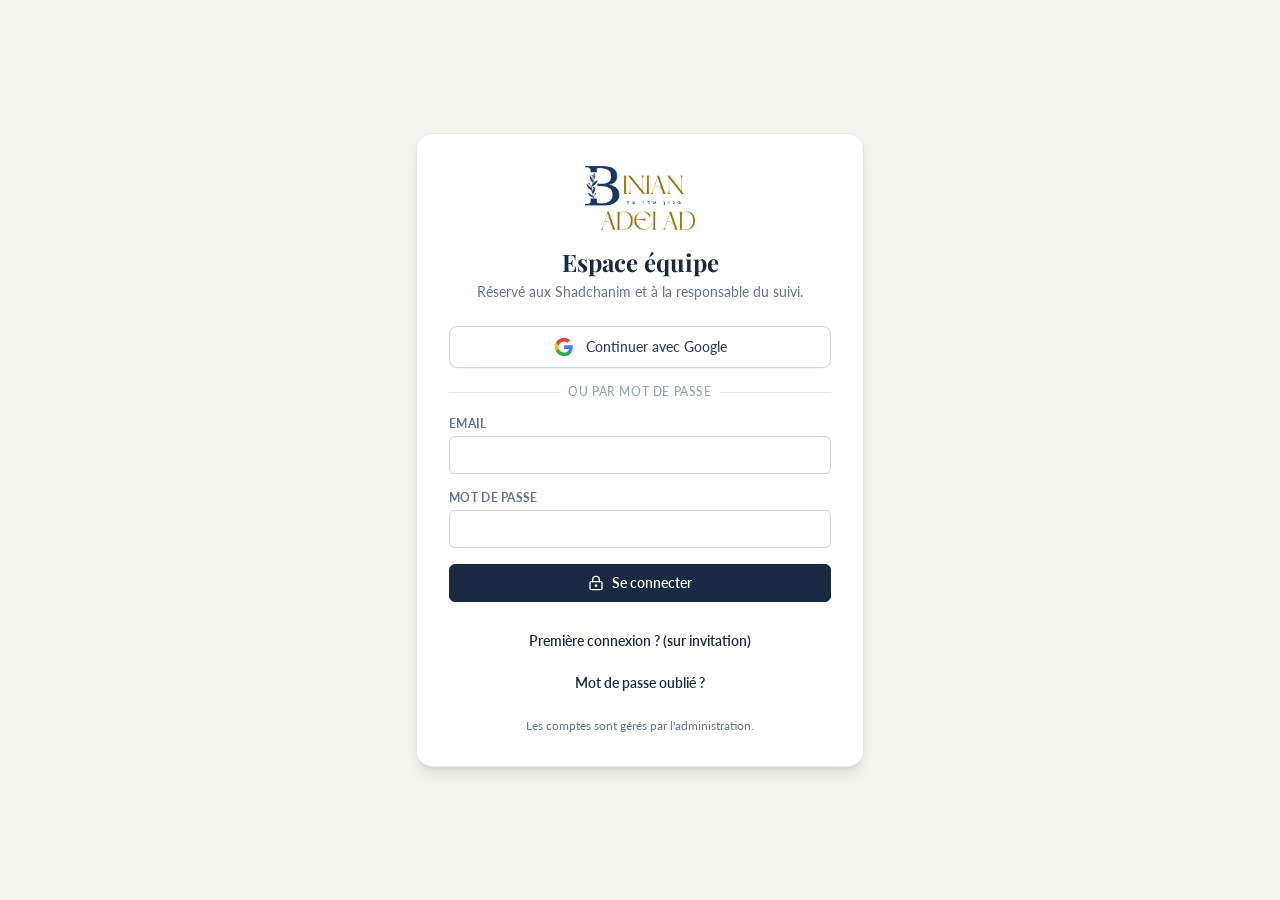
<file: equipe.html>
<!DOCTYPE html>
<html lang="fr">
  <head>
    <meta charset="UTF-8" />
    <meta name="viewport" content="width=device-width, initial-scale=1.0" />
    <link rel="icon" href="./logo-transparent.png" />
    <title>Espace équipe — Binian Adei Ad</title>
    <meta name="robots" content="noindex, nofollow" />
    <link href="https://fonts.googleapis.com/css2?family=Playfair+Display:wght@400;700&family=Lato:wght@400;700&display=swap" rel="stylesheet" />
    <script type="module" crossorigin src="./assets/equipe-BjY0vyak.js"></script>
    <link rel="modulepreload" crossorigin href="./assets/vendor-wddqAaEv.js">
    <link rel="modulepreload" crossorigin href="./assets/vendor-firebase-DPV7CZ1J.js">
    <link rel="modulepreload" crossorigin href="./assets/index-DxObi53r.js">
    <link rel="modulepreload" crossorigin href="./assets/vendor-lucide-6Sg8t1wU.js">
    <link rel="modulepreload" crossorigin href="./assets/registrationDraftLogic-DoNGlJ5L.js">
    <link rel="stylesheet" crossorigin href="./assets/index-CguPykZd.css">
    <link rel="stylesheet" crossorigin href="./assets/equipe-BHFEFzGj.css">
  </head>
  <body>
    <div id="root"></div>
  </body>
</html>
</file>
<file: assets/index-CguPykZd.css>
*,:before,:after{--tw-border-spacing-x: 0;--tw-border-spacing-y: 0;--tw-translate-x: 0;--tw-translate-y: 0;--tw-rotate: 0;--tw-skew-x: 0;--tw-skew-y: 0;--tw-scale-x: 1;--tw-scale-y: 1;--tw-pan-x: ;--tw-pan-y: ;--tw-pinch-zoom: ;--tw-scroll-snap-strictness: proximity;--tw-gradient-from-position: ;--tw-gradient-via-position: ;--tw-gradient-to-position: ;--tw-ordinal: ;--tw-slashed-zero: ;--tw-numeric-figure: ;--tw-numeric-spacing: ;--tw-numeric-fraction: ;--tw-ring-inset: ;--tw-ring-offset-width: 0px;--tw-ring-offset-color: #fff;--tw-ring-color: rgb(59 130 246 / .5);--tw-ring-offset-shadow: 0 0 #0000;--tw-ring-shadow: 0 0 #0000;--tw-shadow: 0 0 #0000;--tw-shadow-colored: 0 0 #0000;--tw-blur: ;--tw-brightness: ;--tw-contrast: ;--tw-grayscale: ;--tw-hue-rotate: ;--tw-invert: ;--tw-saturate: ;--tw-sepia: ;--tw-drop-shadow: ;--tw-backdrop-blur: ;--tw-backdrop-brightness: ;--tw-backdrop-contrast: ;--tw-backdrop-grayscale: ;--tw-backdrop-hue-rotate: ;--tw-backdrop-invert: ;--tw-backdrop-opacity: ;--tw-backdrop-saturate: ;--tw-backdrop-sepia: ;--tw-contain-size: ;--tw-contain-layout: ;--tw-contain-paint: ;--tw-contain-style: }::backdrop{--tw-border-spacing-x: 0;--tw-border-spacing-y: 0;--tw-translate-x: 0;--tw-translate-y: 0;--tw-rotate: 0;--tw-skew-x: 0;--tw-skew-y: 0;--tw-scale-x: 1;--tw-scale-y: 1;--tw-pan-x: ;--tw-pan-y: ;--tw-pinch-zoom: ;--tw-scroll-snap-strictness: proximity;--tw-gradient-from-position: ;--tw-gradient-via-position: ;--tw-gradient-to-position: ;--tw-ordinal: ;--tw-slashed-zero: ;--tw-numeric-figure: ;--tw-numeric-spacing: ;--tw-numeric-fraction: ;--tw-ring-inset: ;--tw-ring-offset-width: 0px;--tw-ring-offset-color: #fff;--tw-ring-color: rgb(59 130 246 / .5);--tw-ring-offset-shadow: 0 0 #0000;--tw-ring-shadow: 0 0 #0000;--tw-shadow: 0 0 #0000;--tw-shadow-colored: 0 0 #0000;--tw-blur: ;--tw-brightness: ;--tw-contrast: ;--tw-grayscale: ;--tw-hue-rotate: ;--tw-invert: ;--tw-saturate: ;--tw-sepia: ;--tw-drop-shadow: ;--tw-backdrop-blur: ;--tw-backdrop-brightness: ;--tw-backdrop-contrast: ;--tw-backdrop-grayscale: ;--tw-backdrop-hue-rotate: ;--tw-backdrop-invert: ;--tw-backdrop-opacity: ;--tw-backdrop-saturate: ;--tw-backdrop-sepia: ;--tw-contain-size: ;--tw-contain-layout: ;--tw-contain-paint: ;--tw-contain-style: }*,:before,:after{box-sizing:border-box;border-width:0;border-style:solid;border-color:#e5e7eb}:before,:after{--tw-content: ""}html,:host{line-height:1.5;-webkit-text-size-adjust:100%;-moz-tab-size:4;-o-tab-size:4;tab-size:4;font-family:Lato,sans-serif;font-feature-settings:normal;font-variation-settings:normal;-webkit-tap-highlight-color:transparent}body{margin:0;line-height:inherit}hr{height:0;color:inherit;border-top-width:1px}abbr:where([title]){-webkit-text-decoration:underline dotted;text-decoration:underline dotted}h1,h2,h3,h4,h5,h6{font-size:inherit;font-weight:inherit}a{color:inherit;text-decoration:inherit}b,strong{font-weight:bolder}code,kbd,samp,pre{font-family:ui-monospace,SFMono-Regular,Menlo,Monaco,Consolas,Liberation Mono,Courier New,monospace;font-feature-settings:normal;font-variation-settings:normal;font-size:1em}small{font-size:80%}sub,sup{font-size:75%;line-height:0;position:relative;vertical-align:baseline}sub{bottom:-.25em}sup{top:-.5em}table{text-indent:0;border-color:inherit;border-collapse:collapse}button,input,optgroup,select,textarea{font-family:inherit;font-feature-settings:inherit;font-variation-settings:inherit;font-size:100%;font-weight:inherit;line-height:inherit;letter-spacing:inherit;color:inherit;margin:0;padding:0}button,select{text-transform:none}button,input:where([type=button]),input:where([type=reset]),input:where([type=submit]){-webkit-appearance:button;background-color:transparent;background-image:none}:-moz-focusring{outline:auto}:-moz-ui-invalid{box-shadow:none}progress{vertical-align:baseline}::-webkit-inner-spin-button,::-webkit-outer-spin-button{height:auto}[type=search]{-webkit-appearance:textfield;outline-offset:-2px}::-webkit-search-decoration{-webkit-appearance:none}::-webkit-file-upload-button{-webkit-appearance:button;font:inherit}summary{display:list-item}blockquote,dl,dd,h1,h2,h3,h4,h5,h6,hr,figure,p,pre{margin:0}fieldset{margin:0;padding:0}legend{padding:0}ol,ul,menu{list-style:none;margin:0;padding:0}dialog{padding:0}textarea{resize:vertical}input::-moz-placeholder,textarea::-moz-placeholder{opacity:1;color:#9ca3af}input::placeholder,textarea::placeholder{opacity:1;color:#9ca3af}button,[role=button]{cursor:pointer}:disabled{cursor:default}img,svg,video,canvas,audio,iframe,embed,object{display:block;vertical-align:middle}img,video{max-width:100%;height:auto}[hidden]:where(:not([hidden=until-found])){display:none}.pointer-events-none{pointer-events:none}.\!visible{visibility:visible!important}.visible{visibility:visible}.fixed{position:fixed}.absolute{position:absolute}.relative{position:relative}.sticky{position:sticky}.inset-0{top:0;right:0;bottom:0;left:0}.-bottom-12{bottom:-3rem}.-bottom-2{bottom:-.5rem}.-right-2{right:-.5rem}.bottom-0{bottom:0}.bottom-6{bottom:1.5rem}.left-1\/2{left:50%}.left-3{left:.75rem}.left-6{left:1.5rem}.right-0{right:0}.right-3{right:.75rem}.right-4{right:1rem}.top-0{top:0}.top-1\/2{top:50%}.top-2\.5{top:.625rem}.top-4{top:1rem}.top-6{top:1.5rem}.z-10{z-index:10}.z-20{z-index:20}.z-40{z-index:40}.z-50{z-index:50}.z-\[-1\]{z-index:-1}.z-\[60\]{z-index:60}.col-span-2{grid-column:span 2 / span 2}.m-auto{margin:auto}.mx-auto{margin-left:auto;margin-right:auto}.my-2{margin-top:.5rem;margin-bottom:.5rem}.my-3{margin-top:.75rem;margin-bottom:.75rem}.my-8{margin-top:2rem;margin-bottom:2rem}.-mb-px{margin-bottom:-1px}.-mr-20{margin-right:-5rem}.-mt-20{margin-top:-5rem}.mb-0\.5{margin-bottom:.125rem}.mb-1{margin-bottom:.25rem}.mb-1\.5{margin-bottom:.375rem}.mb-12{margin-bottom:3rem}.mb-2{margin-bottom:.5rem}.mb-3{margin-bottom:.75rem}.mb-4{margin-bottom:1rem}.mb-5{margin-bottom:1.25rem}.mb-6{margin-bottom:1.5rem}.mb-8{margin-bottom:2rem}.ml-2{margin-left:.5rem}.ml-auto{margin-left:auto}.mt-0{margin-top:0}.mt-0\.5{margin-top:.125rem}.mt-1{margin-top:.25rem}.mt-2{margin-top:.5rem}.mt-3{margin-top:.75rem}.mt-4{margin-top:1rem}.mt-6{margin-top:1.5rem}.mt-8{margin-top:2rem}.mt-auto{margin-top:auto}.block{display:block}.inline-block{display:inline-block}.flex{display:flex}.inline-flex{display:inline-flex}.table{display:table}.grid{display:grid}.hidden{display:none}.h-0\.5{height:.125rem}.h-10{height:2.5rem}.h-12{height:3rem}.h-16{height:4rem}.h-2{height:.5rem}.h-24{height:6rem}.h-3{height:.75rem}.h-3\.5{height:.875rem}.h-32{height:8rem}.h-4{height:1rem}.h-40{height:10rem}.h-5{height:1.25rem}.h-6{height:1.5rem}.h-64{height:16rem}.h-7{height:1.75rem}.h-\[500px\]{height:500px}.h-full{height:100%}.max-h-72{max-height:18rem}.min-h-\[160px\]{min-height:160px}.min-h-\[60px\]{min-height:60px}.min-h-\[70vh\]{min-height:70vh}.min-h-screen{min-height:100vh}.w-10{width:2.5rem}.w-12{width:3rem}.w-16{width:4rem}.w-2{width:.5rem}.w-20{width:5rem}.w-24{width:6rem}.w-3{width:.75rem}.w-3\.5{width:.875rem}.w-32{width:8rem}.w-4{width:1rem}.w-40{width:10rem}.w-5{width:1.25rem}.w-6{width:1.5rem}.w-64{width:16rem}.w-7{width:1.75rem}.w-auto{width:auto}.w-full{width:100%}.min-w-0{min-width:0px}.min-w-\[960px\]{min-width:960px}.max-w-2xl{max-width:42rem}.max-w-3xl{max-width:48rem}.max-w-4xl{max-width:56rem}.max-w-5xl{max-width:64rem}.max-w-6xl{max-width:72rem}.max-w-\[250px\]{max-width:250px}.max-w-\[80\%\]{max-width:80%}.max-w-\[85\%\]{max-width:85%}.max-w-md{max-width:28rem}.max-w-sm{max-width:24rem}.max-w-xl{max-width:36rem}.flex-1{flex:1 1 0%}.flex-shrink-0,.shrink-0{flex-shrink:0}.flex-grow{flex-grow:1}.-translate-x-1\/2{--tw-translate-x: -50%;transform:translate(var(--tw-translate-x),var(--tw-translate-y)) rotate(var(--tw-rotate)) skew(var(--tw-skew-x)) skewY(var(--tw-skew-y)) scaleX(var(--tw-scale-x)) scaleY(var(--tw-scale-y))}.-translate-y-1\/2{--tw-translate-y: -50%;transform:translate(var(--tw-translate-x),var(--tw-translate-y)) rotate(var(--tw-rotate)) skew(var(--tw-skew-x)) skewY(var(--tw-skew-y)) scaleX(var(--tw-scale-x)) scaleY(var(--tw-scale-y))}.transform{transform:translate(var(--tw-translate-x),var(--tw-translate-y)) rotate(var(--tw-rotate)) skew(var(--tw-skew-x)) skewY(var(--tw-skew-y)) scaleX(var(--tw-scale-x)) scaleY(var(--tw-scale-y))}@keyframes ping{75%,to{transform:scale(2);opacity:0}}.animate-ping{animation:ping 1s cubic-bezier(0,0,.2,1) infinite}@keyframes pulse{50%{opacity:.5}}.animate-pulse{animation:pulse 2s cubic-bezier(.4,0,.6,1) infinite}@keyframes spin{to{transform:rotate(360deg)}}.animate-spin{animation:spin 1s linear infinite}.cursor-not-allowed{cursor:not-allowed}.cursor-pointer{cursor:pointer}.select-none{-webkit-user-select:none;-moz-user-select:none;user-select:none}.grid-cols-1{grid-template-columns:repeat(1,minmax(0,1fr))}.grid-cols-2{grid-template-columns:repeat(2,minmax(0,1fr))}.flex-col{flex-direction:column}.flex-wrap{flex-wrap:wrap}.items-start{align-items:flex-start}.items-end{align-items:flex-end}.items-center{align-items:center}.justify-start{justify-content:flex-start}.justify-end{justify-content:flex-end}.justify-center{justify-content:center}.justify-between{justify-content:space-between}.gap-1{gap:.25rem}.gap-1\.5{gap:.375rem}.gap-2{gap:.5rem}.gap-3{gap:.75rem}.gap-4{gap:1rem}.gap-5{gap:1.25rem}.gap-6{gap:1.5rem}.gap-x-5{-moz-column-gap:1.25rem;column-gap:1.25rem}.gap-x-6{-moz-column-gap:1.5rem;column-gap:1.5rem}.gap-y-2{row-gap:.5rem}.space-y-1>:not([hidden])~:not([hidden]){--tw-space-y-reverse: 0;margin-top:calc(.25rem * calc(1 - var(--tw-space-y-reverse)));margin-bottom:calc(.25rem * var(--tw-space-y-reverse))}.space-y-2>:not([hidden])~:not([hidden]){--tw-space-y-reverse: 0;margin-top:calc(.5rem * calc(1 - var(--tw-space-y-reverse)));margin-bottom:calc(.5rem * var(--tw-space-y-reverse))}.space-y-3>:not([hidden])~:not([hidden]){--tw-space-y-reverse: 0;margin-top:calc(.75rem * calc(1 - var(--tw-space-y-reverse)));margin-bottom:calc(.75rem * var(--tw-space-y-reverse))}.space-y-4>:not([hidden])~:not([hidden]){--tw-space-y-reverse: 0;margin-top:calc(1rem * calc(1 - var(--tw-space-y-reverse)));margin-bottom:calc(1rem * var(--tw-space-y-reverse))}.space-y-5>:not([hidden])~:not([hidden]){--tw-space-y-reverse: 0;margin-top:calc(1.25rem * calc(1 - var(--tw-space-y-reverse)));margin-bottom:calc(1.25rem * var(--tw-space-y-reverse))}.space-y-6>:not([hidden])~:not([hidden]){--tw-space-y-reverse: 0;margin-top:calc(1.5rem * calc(1 - var(--tw-space-y-reverse)));margin-bottom:calc(1.5rem * var(--tw-space-y-reverse))}.space-y-8>:not([hidden])~:not([hidden]){--tw-space-y-reverse: 0;margin-top:calc(2rem * calc(1 - var(--tw-space-y-reverse)));margin-bottom:calc(2rem * var(--tw-space-y-reverse))}.divide-y>:not([hidden])~:not([hidden]){--tw-divide-y-reverse: 0;border-top-width:calc(1px * calc(1 - var(--tw-divide-y-reverse)));border-bottom-width:calc(1px * var(--tw-divide-y-reverse))}.divide-slate-100>:not([hidden])~:not([hidden]){--tw-divide-opacity: 1;border-color:rgb(241 245 249 / var(--tw-divide-opacity, 1))}.overflow-hidden{overflow:hidden}.overflow-x-auto{overflow-x:auto}.overflow-y-auto{overflow-y:auto}.overflow-x-hidden{overflow-x:hidden}.truncate{overflow:hidden;text-overflow:ellipsis;white-space:nowrap}.whitespace-nowrap{white-space:nowrap}.whitespace-pre-line{white-space:pre-line}.rounded{border-radius:.25rem}.rounded-2xl{border-radius:1rem}.rounded-3xl{border-radius:1.5rem}.rounded-\[2\.5rem\]{border-radius:2.5rem}.rounded-\[2rem\]{border-radius:2rem}.rounded-full{border-radius:9999px}.rounded-lg{border-radius:.5rem}.rounded-md{border-radius:.375rem}.rounded-xl{border-radius:.75rem}.rounded-t-\[2rem\]{border-top-left-radius:2rem;border-top-right-radius:2rem}.rounded-bl-none{border-bottom-left-radius:0}.rounded-br-none{border-bottom-right-radius:0}.border{border-width:1px}.border-2{border-width:2px}.border-4,.border-\[4px\]{border-width:4px}.border-b{border-bottom-width:1px}.border-b-2{border-bottom-width:2px}.border-t{border-top-width:1px}.border-dashed{border-style:dashed}.border-amber-200{--tw-border-opacity: 1;border-color:rgb(253 230 138 / var(--tw-border-opacity, 1))}.border-amber-400{--tw-border-opacity: 1;border-color:rgb(251 191 36 / var(--tw-border-opacity, 1))}.border-emerald-200{--tw-border-opacity: 1;border-color:rgb(167 243 208 / var(--tw-border-opacity, 1))}.border-gray-200{--tw-border-opacity: 1;border-color:rgb(229 231 235 / var(--tw-border-opacity, 1))}.border-green-100{--tw-border-opacity: 1;border-color:rgb(220 252 231 / var(--tw-border-opacity, 1))}.border-green-100\/50{border-color:#dcfce780}.border-pink-200{--tw-border-opacity: 1;border-color:rgb(251 207 232 / var(--tw-border-opacity, 1))}.border-red-100{--tw-border-opacity: 1;border-color:rgb(254 226 226 / var(--tw-border-opacity, 1))}.border-red-200{--tw-border-opacity: 1;border-color:rgb(254 202 202 / var(--tw-border-opacity, 1))}.border-rose-200{--tw-border-opacity: 1;border-color:rgb(254 205 211 / var(--tw-border-opacity, 1))}.border-sky-200{--tw-border-opacity: 1;border-color:rgb(186 230 253 / var(--tw-border-opacity, 1))}.border-slate-100{--tw-border-opacity: 1;border-color:rgb(241 245 249 / var(--tw-border-opacity, 1))}.border-slate-200{--tw-border-opacity: 1;border-color:rgb(226 232 240 / var(--tw-border-opacity, 1))}.border-slate-300{--tw-border-opacity: 1;border-color:rgb(203 213 225 / var(--tw-border-opacity, 1))}.border-transparent{border-color:transparent}.border-wedding-gold{--tw-border-opacity: 1;border-color:rgb(200 162 121 / var(--tw-border-opacity, 1))}.border-wedding-gold\/10{border-color:#c8a2791a}.border-wedding-gold\/20{border-color:#c8a27933}.border-wedding-gold\/30{border-color:#c8a2794d}.border-wedding-navy{--tw-border-opacity: 1;border-color:rgb(26 41 66 / var(--tw-border-opacity, 1))}.border-wedding-navy\/10{border-color:#1a29421a}.border-wedding-navy\/15{border-color:#1a294226}.border-wedding-navy\/30{border-color:#1a29424d}.border-wedding-navy\/5{border-color:#1a29420d}.border-wedding-rose{--tw-border-opacity: 1;border-color:rgb(230 215 213 / var(--tw-border-opacity, 1))}.border-wedding-rose\/60{border-color:#e6d7d599}.border-wedding-rose\/80{border-color:#e6d7d5cc}.border-white{--tw-border-opacity: 1;border-color:rgb(255 255 255 / var(--tw-border-opacity, 1))}.border-white\/5{border-color:#ffffff0d}.border-white\/50{border-color:#ffffff80}.bg-amber-50{--tw-bg-opacity: 1;background-color:rgb(255 251 235 / var(--tw-bg-opacity, 1))}.bg-amber-50\/60{background-color:#fffbeb99}.bg-emerald-50{--tw-bg-opacity: 1;background-color:rgb(236 253 245 / var(--tw-bg-opacity, 1))}.bg-emerald-700{--tw-bg-opacity: 1;background-color:rgb(4 120 87 / var(--tw-bg-opacity, 1))}.bg-gray-100{--tw-bg-opacity: 1;background-color:rgb(243 244 246 / var(--tw-bg-opacity, 1))}.bg-gray-50\/50{background-color:#f9fafb80}.bg-green-50\/50{background-color:#f0fdf480}.bg-green-50\/80{background-color:#f0fdf4cc}.bg-green-500{--tw-bg-opacity: 1;background-color:rgb(34 197 94 / var(--tw-bg-opacity, 1))}.bg-pink-50{--tw-bg-opacity: 1;background-color:rgb(253 242 248 / var(--tw-bg-opacity, 1))}.bg-red-50{--tw-bg-opacity: 1;background-color:rgb(254 242 242 / var(--tw-bg-opacity, 1))}.bg-red-50\/80{background-color:#fef2f2cc}.bg-rose-50{--tw-bg-opacity: 1;background-color:rgb(255 241 242 / var(--tw-bg-opacity, 1))}.bg-sky-50{--tw-bg-opacity: 1;background-color:rgb(240 249 255 / var(--tw-bg-opacity, 1))}.bg-slate-100{--tw-bg-opacity: 1;background-color:rgb(241 245 249 / var(--tw-bg-opacity, 1))}.bg-slate-100\/70{background-color:#f1f5f9b3}.bg-slate-50{--tw-bg-opacity: 1;background-color:rgb(248 250 252 / var(--tw-bg-opacity, 1))}.bg-transparent{background-color:transparent}.bg-wedding-champagne{--tw-bg-opacity: 1;background-color:rgb(245 245 240 / var(--tw-bg-opacity, 1))}.bg-wedding-gold{--tw-bg-opacity: 1;background-color:rgb(200 162 121 / var(--tw-bg-opacity, 1))}.bg-wedding-gold\/10{background-color:#c8a2791a}.bg-wedding-gold\/15{background-color:#c8a27926}.bg-wedding-gold\/30{background-color:#c8a2794d}.bg-wedding-gold\/5{background-color:#c8a2790d}.bg-wedding-navy{--tw-bg-opacity: 1;background-color:rgb(26 41 66 / var(--tw-bg-opacity, 1))}.bg-wedding-navy\/40{background-color:#1a294266}.bg-wedding-navy\/5{background-color:#1a29420d}.bg-wedding-navy\/70{background-color:#1a2942b3}.bg-wedding-navy\/95{background-color:#1a2942f2}.bg-wedding-navy\/\[0\.02\]{background-color:#1a294205}.bg-white{--tw-bg-opacity: 1;background-color:rgb(255 255 255 / var(--tw-bg-opacity, 1))}.bg-white\/10{background-color:#ffffff1a}.bg-white\/30{background-color:#ffffff4d}.bg-white\/50{background-color:#ffffff80}.bg-white\/60{background-color:#fff9}.bg-white\/70{background-color:#ffffffb3}.bg-white\/80{background-color:#fffc}.bg-white\/90{background-color:#ffffffe6}.bg-gradient-to-b{background-image:linear-gradient(to bottom,var(--tw-gradient-stops))}.bg-gradient-to-br{background-image:linear-gradient(to bottom right,var(--tw-gradient-stops))}.from-\[\#faf7f2\]{--tw-gradient-from: #faf7f2 var(--tw-gradient-from-position);--tw-gradient-to: rgb(250 247 242 / 0) var(--tw-gradient-to-position);--tw-gradient-stops: var(--tw-gradient-from), var(--tw-gradient-to)}.from-transparent{--tw-gradient-from: transparent var(--tw-gradient-from-position);--tw-gradient-to: rgb(0 0 0 / 0) var(--tw-gradient-to-position);--tw-gradient-stops: var(--tw-gradient-from), var(--tw-gradient-to)}.via-\[\#fffdfa\]{--tw-gradient-to: rgb(255 253 250 / 0) var(--tw-gradient-to-position);--tw-gradient-stops: var(--tw-gradient-from), #fffdfa var(--tw-gradient-via-position), var(--tw-gradient-to)}.to-\[\#f4eee6\]{--tw-gradient-to: #f4eee6 var(--tw-gradient-to-position)}.to-black\/20{--tw-gradient-to: rgb(0 0 0 / .2) var(--tw-gradient-to-position)}.bg-cover{background-size:cover}.bg-center{background-position:center}.object-cover{-o-object-fit:cover;object-fit:cover}.p-1{padding:.25rem}.p-10{padding:2.5rem}.p-12{padding:3rem}.p-2{padding:.5rem}.p-2\.5{padding:.625rem}.p-3{padding:.75rem}.p-4{padding:1rem}.p-6{padding:1.5rem}.p-8{padding:2rem}.px-0{padding-left:0;padding-right:0}.px-1{padding-left:.25rem;padding-right:.25rem}.px-2{padding-left:.5rem;padding-right:.5rem}.px-2\.5{padding-left:.625rem;padding-right:.625rem}.px-3{padding-left:.75rem;padding-right:.75rem}.px-3\.5{padding-left:.875rem;padding-right:.875rem}.px-4{padding-left:1rem;padding-right:1rem}.px-5{padding-left:1.25rem;padding-right:1.25rem}.px-6{padding-left:1.5rem;padding-right:1.5rem}.px-8{padding-left:2rem;padding-right:2rem}.py-0\.5{padding-top:.125rem;padding-bottom:.125rem}.py-1{padding-top:.25rem;padding-bottom:.25rem}.py-1\.5{padding-top:.375rem;padding-bottom:.375rem}.py-10{padding-top:2.5rem;padding-bottom:2.5rem}.py-2{padding-top:.5rem;padding-bottom:.5rem}.py-2\.5{padding-top:.625rem;padding-bottom:.625rem}.py-20{padding-top:5rem;padding-bottom:5rem}.py-3{padding-top:.75rem;padding-bottom:.75rem}.py-3\.5{padding-top:.875rem;padding-bottom:.875rem}.py-4{padding-top:1rem;padding-bottom:1rem}.py-6{padding-top:1.5rem;padding-bottom:1.5rem}.py-8{padding-top:2rem;padding-bottom:2rem}.pb-16{padding-bottom:4rem}.pb-3{padding-bottom:.75rem}.pb-4{padding-bottom:1rem}.pb-8{padding-bottom:2rem}.pl-9{padding-left:2.25rem}.pr-4{padding-right:1rem}.pt-1{padding-top:.25rem}.pt-16{padding-top:4rem}.pt-2{padding-top:.5rem}.pt-24{padding-top:6rem}.pt-3{padding-top:.75rem}.pt-4{padding-top:1rem}.pt-6{padding-top:1.5rem}.text-left{text-align:left}.text-center{text-align:center}.align-top{vertical-align:top}.font-sans{font-family:Lato,sans-serif}.font-serif{font-family:Playfair Display,serif}.text-2xl{font-size:1.5rem;line-height:2rem}.text-3xl{font-size:1.875rem;line-height:2.25rem}.text-4xl{font-size:2.25rem;line-height:2.5rem}.text-\[10px\]{font-size:10px}.text-\[11px\]{font-size:11px}.text-\[8px\]{font-size:8px}.text-\[9px\]{font-size:9px}.text-base{font-size:1rem;line-height:1.5rem}.text-lg{font-size:1.125rem;line-height:1.75rem}.text-sm{font-size:.875rem;line-height:1.25rem}.text-xl{font-size:1.25rem;line-height:1.75rem}.text-xs{font-size:.75rem;line-height:1rem}.font-bold{font-weight:700}.font-light{font-weight:300}.font-medium{font-weight:500}.font-normal{font-weight:400}.font-semibold{font-weight:600}.uppercase{text-transform:uppercase}.italic{font-style:italic}.leading-none{line-height:1}.leading-relaxed{line-height:1.625}.leading-snug{line-height:1.375}.leading-tight{line-height:1.25}.tracking-\[0\.1em\]{letter-spacing:.1em}.tracking-\[0\.2em\]{letter-spacing:.2em}.tracking-tight{letter-spacing:-.025em}.tracking-wide{letter-spacing:.025em}.tracking-wider{letter-spacing:.05em}.tracking-widest{letter-spacing:.1em}.text-amber-700{--tw-text-opacity: 1;color:rgb(180 83 9 / var(--tw-text-opacity, 1))}.text-amber-800{--tw-text-opacity: 1;color:rgb(146 64 14 / var(--tw-text-opacity, 1))}.text-emerald-600{--tw-text-opacity: 1;color:rgb(5 150 105 / var(--tw-text-opacity, 1))}.text-emerald-700{--tw-text-opacity: 1;color:rgb(4 120 87 / var(--tw-text-opacity, 1))}.text-emerald-800{--tw-text-opacity: 1;color:rgb(6 95 70 / var(--tw-text-opacity, 1))}.text-gray-400{--tw-text-opacity: 1;color:rgb(156 163 175 / var(--tw-text-opacity, 1))}.text-gray-700{--tw-text-opacity: 1;color:rgb(55 65 81 / var(--tw-text-opacity, 1))}.text-green-600{--tw-text-opacity: 1;color:rgb(22 163 74 / var(--tw-text-opacity, 1))}.text-green-700{--tw-text-opacity: 1;color:rgb(21 128 61 / var(--tw-text-opacity, 1))}.text-green-800\/40{color:#16653466}.text-pink-800{--tw-text-opacity: 1;color:rgb(157 23 77 / var(--tw-text-opacity, 1))}.text-red-600{--tw-text-opacity: 1;color:rgb(220 38 38 / var(--tw-text-opacity, 1))}.text-red-800{--tw-text-opacity: 1;color:rgb(153 27 27 / var(--tw-text-opacity, 1))}.text-rose-700{--tw-text-opacity: 1;color:rgb(190 18 60 / var(--tw-text-opacity, 1))}.text-rose-800{--tw-text-opacity: 1;color:rgb(159 18 57 / var(--tw-text-opacity, 1))}.text-sky-800{--tw-text-opacity: 1;color:rgb(7 89 133 / var(--tw-text-opacity, 1))}.text-slate-400{--tw-text-opacity: 1;color:rgb(148 163 184 / var(--tw-text-opacity, 1))}.text-slate-500{--tw-text-opacity: 1;color:rgb(100 116 139 / var(--tw-text-opacity, 1))}.text-slate-600{--tw-text-opacity: 1;color:rgb(71 85 105 / var(--tw-text-opacity, 1))}.text-slate-700{--tw-text-opacity: 1;color:rgb(51 65 85 / var(--tw-text-opacity, 1))}.text-wedding-gold{--tw-text-opacity: 1;color:rgb(200 162 121 / var(--tw-text-opacity, 1))}.text-wedding-navy{--tw-text-opacity: 1;color:rgb(26 41 66 / var(--tw-text-opacity, 1))}.text-wedding-navy\/20{color:#1a294233}.text-wedding-navy\/40{color:#1a294266}.text-wedding-navy\/50{color:#1a294280}.text-wedding-navy\/60{color:#1a294299}.text-wedding-navy\/70{color:#1a2942b3}.text-wedding-navy\/80{color:#1a2942cc}.text-wedding-navy\/90{color:#1a2942e6}.text-wedding-rose{--tw-text-opacity: 1;color:rgb(230 215 213 / var(--tw-text-opacity, 1))}.text-wedding-text{--tw-text-opacity: 1;color:rgb(74 74 74 / var(--tw-text-opacity, 1))}.text-wedding-text\/50{color:#4a4a4a80}.text-white{--tw-text-opacity: 1;color:rgb(255 255 255 / var(--tw-text-opacity, 1))}.text-white\/70{color:#ffffffb3}.text-white\/80{color:#fffc}.text-white\/90{color:#ffffffe6}.opacity-10{opacity:.1}.opacity-5{opacity:.05}.opacity-60{opacity:.6}.shadow-2xl{--tw-shadow: 0 25px 50px -12px rgb(0 0 0 / .25);--tw-shadow-colored: 0 25px 50px -12px var(--tw-shadow-color);box-shadow:var(--tw-ring-offset-shadow, 0 0 #0000),var(--tw-ring-shadow, 0 0 #0000),var(--tw-shadow)}.shadow-inner{--tw-shadow: inset 0 2px 4px 0 rgb(0 0 0 / .05);--tw-shadow-colored: inset 0 2px 4px 0 var(--tw-shadow-color);box-shadow:var(--tw-ring-offset-shadow, 0 0 #0000),var(--tw-ring-shadow, 0 0 #0000),var(--tw-shadow)}.shadow-lg{--tw-shadow: 0 10px 15px -3px rgb(0 0 0 / .1), 0 4px 6px -4px rgb(0 0 0 / .1);--tw-shadow-colored: 0 10px 15px -3px var(--tw-shadow-color), 0 4px 6px -4px var(--tw-shadow-color);box-shadow:var(--tw-ring-offset-shadow, 0 0 #0000),var(--tw-ring-shadow, 0 0 #0000),var(--tw-shadow)}.shadow-md{--tw-shadow: 0 4px 6px -1px rgb(0 0 0 / .1), 0 2px 4px -2px rgb(0 0 0 / .1);--tw-shadow-colored: 0 4px 6px -1px var(--tw-shadow-color), 0 2px 4px -2px var(--tw-shadow-color);box-shadow:var(--tw-ring-offset-shadow, 0 0 #0000),var(--tw-ring-shadow, 0 0 #0000),var(--tw-shadow)}.shadow-sm{--tw-shadow: 0 1px 2px 0 rgb(0 0 0 / .05);--tw-shadow-colored: 0 1px 2px 0 var(--tw-shadow-color);box-shadow:var(--tw-ring-offset-shadow, 0 0 #0000),var(--tw-ring-shadow, 0 0 #0000),var(--tw-shadow)}.shadow-xl{--tw-shadow: 0 20px 25px -5px rgb(0 0 0 / .1), 0 8px 10px -6px rgb(0 0 0 / .1);--tw-shadow-colored: 0 20px 25px -5px var(--tw-shadow-color), 0 8px 10px -6px var(--tw-shadow-color);box-shadow:var(--tw-ring-offset-shadow, 0 0 #0000),var(--tw-ring-shadow, 0 0 #0000),var(--tw-shadow)}.shadow-black\/5{--tw-shadow-color: rgb(0 0 0 / .05);--tw-shadow: var(--tw-shadow-colored)}.shadow-wedding-navy\/10{--tw-shadow-color: rgb(26 41 66 / .1);--tw-shadow: var(--tw-shadow-colored)}.shadow-wedding-navy\/20{--tw-shadow-color: rgb(26 41 66 / .2);--tw-shadow: var(--tw-shadow-colored)}.shadow-wedding-navy\/5{--tw-shadow-color: rgb(26 41 66 / .05);--tw-shadow: var(--tw-shadow-colored)}.ring-1{--tw-ring-offset-shadow: var(--tw-ring-inset) 0 0 0 var(--tw-ring-offset-width) var(--tw-ring-offset-color);--tw-ring-shadow: var(--tw-ring-inset) 0 0 0 calc(1px + var(--tw-ring-offset-width)) var(--tw-ring-color);box-shadow:var(--tw-ring-offset-shadow),var(--tw-ring-shadow),var(--tw-shadow, 0 0 #0000)}.ring-2{--tw-ring-offset-shadow: var(--tw-ring-inset) 0 0 0 var(--tw-ring-offset-width) var(--tw-ring-offset-color);--tw-ring-shadow: var(--tw-ring-inset) 0 0 0 calc(2px + var(--tw-ring-offset-width)) var(--tw-ring-color);box-shadow:var(--tw-ring-offset-shadow),var(--tw-ring-shadow),var(--tw-shadow, 0 0 #0000)}.ring-black\/5{--tw-ring-color: rgb(0 0 0 / .05)}.ring-wedding-gold\/50{--tw-ring-color: rgb(200 162 121 / .5)}.blur-3xl{--tw-blur: blur(64px);filter:var(--tw-blur) var(--tw-brightness) var(--tw-contrast) var(--tw-grayscale) var(--tw-hue-rotate) var(--tw-invert) var(--tw-saturate) var(--tw-sepia) var(--tw-drop-shadow)}.filter{filter:var(--tw-blur) var(--tw-brightness) var(--tw-contrast) var(--tw-grayscale) var(--tw-hue-rotate) var(--tw-invert) var(--tw-saturate) var(--tw-sepia) var(--tw-drop-shadow)}.backdrop-blur-md{--tw-backdrop-blur: blur(12px);-webkit-backdrop-filter:var(--tw-backdrop-blur) var(--tw-backdrop-brightness) var(--tw-backdrop-contrast) var(--tw-backdrop-grayscale) var(--tw-backdrop-hue-rotate) var(--tw-backdrop-invert) var(--tw-backdrop-opacity) var(--tw-backdrop-saturate) var(--tw-backdrop-sepia);backdrop-filter:var(--tw-backdrop-blur) var(--tw-backdrop-brightness) var(--tw-backdrop-contrast) var(--tw-backdrop-grayscale) var(--tw-backdrop-hue-rotate) var(--tw-backdrop-invert) var(--tw-backdrop-opacity) var(--tw-backdrop-saturate) var(--tw-backdrop-sepia)}.backdrop-blur-sm{--tw-backdrop-blur: blur(4px);-webkit-backdrop-filter:var(--tw-backdrop-blur) var(--tw-backdrop-brightness) var(--tw-backdrop-contrast) var(--tw-backdrop-grayscale) var(--tw-backdrop-hue-rotate) var(--tw-backdrop-invert) var(--tw-backdrop-opacity) var(--tw-backdrop-saturate) var(--tw-backdrop-sepia);backdrop-filter:var(--tw-backdrop-blur) var(--tw-backdrop-brightness) var(--tw-backdrop-contrast) var(--tw-backdrop-grayscale) var(--tw-backdrop-hue-rotate) var(--tw-backdrop-invert) var(--tw-backdrop-opacity) var(--tw-backdrop-saturate) var(--tw-backdrop-sepia)}.transition{transition-property:color,background-color,border-color,text-decoration-color,fill,stroke,opacity,box-shadow,transform,filter,backdrop-filter;transition-timing-function:cubic-bezier(.4,0,.2,1);transition-duration:.15s}.transition-all{transition-property:all;transition-timing-function:cubic-bezier(.4,0,.2,1);transition-duration:.15s}.transition-colors{transition-property:color,background-color,border-color,text-decoration-color,fill,stroke;transition-timing-function:cubic-bezier(.4,0,.2,1);transition-duration:.15s}.transition-opacity{transition-property:opacity;transition-timing-function:cubic-bezier(.4,0,.2,1);transition-duration:.15s}.transition-transform{transition-property:transform;transition-timing-function:cubic-bezier(.4,0,.2,1);transition-duration:.15s}.duration-300{transition-duration:.3s}:root{--wedding-navy: #1a2942;--wedding-gold: #c8a279;--wedding-rose: #e6d7d5;--wedding-champagne: #f5f5f0;--wedding-text: #4a4a4a}body{margin:0;font-family:Lato,sans-serif;color:var(--wedding-navy)}h1,h2,h3,h4,h5,h6{font-family:Playfair Display,serif;font-weight:700}.fade-in{animation:fadeIn .8s ease-out}@keyframes fadeIn{0%{opacity:0;transform:translateY(10px)}to{opacity:1;transform:translateY(0)}}.glass-card{background:#ffffffd9;backdrop-filter:blur(8px);-webkit-backdrop-filter:blur(8px);border:1px solid rgba(255,255,255,.5);box-shadow:0 8px 32px #1a294214}.glass-nav{background:#fffc;backdrop-filter:blur(12px);-webkit-backdrop-filter:blur(12px);border-bottom:1px solid rgba(255,255,255,.3)}.text-gold-gradient{background:linear-gradient(to right,#c8a279,#e6d7d5);background-clip:text;-webkit-background-clip:text;-webkit-text-fill-color:transparent}.font-serif-italic{font-family:Playfair Display,serif;font-style:italic}.tracking-luxury{letter-spacing:.15em;text-transform:uppercase}.baa-site{background:#fbf8f3;color:#233b4b;font-family:Lato,Arial,sans-serif;line-height:1.65;outline:none}.baa-site *,.baa-header *{box-sizing:border-box}.baa-site h1,.baa-site h2,.baa-site h3{font-family:Playfair Display,Georgia,serif;font-weight:400;line-height:1.15;letter-spacing:-.035em}.baa-site h1{font-size:clamp(42px,4.5vw,67px);margin:18px 0 25px}.baa-site h2{font-size:clamp(31px,3.1vw,43px);margin:14px 0 24px}.baa-site h3{font-size:25px;margin:16px 0}.baa-site em{color:#9a704f;font-weight:400}.baa-site p{color:#596365;margin:0 0 20px;font-size:16px}.baa-container{max-width:1192px;width:calc(100% - 112px);margin:auto}.baa-eyebrow,.baa-label{display:block;font-size:11px;letter-spacing:.16em;text-transform:uppercase;color:#816344;font-weight:700}.baa-header{height:74px;position:fixed;top:18px;left:50%;transform:translate(-50%);width:calc(100% - 48px);max-width:1220px;z-index:50;border-radius:9999px;background:#fffdf9f0;backdrop-filter:blur(20px) saturate(180%);-webkit-backdrop-filter:blur(20px) saturate(180%);border:1px solid rgba(220,212,201,.55);box-shadow:0 8px 30px -4px #20374a14,0 2px 8px #20374a08;color:#20374a;padding:0 14px 0 22px;transition:height .32s cubic-bezier(.4,0,.2,1),top .32s cubic-bezier(.4,0,.2,1),padding .32s cubic-bezier(.4,0,.2,1),background .3s ease,box-shadow .3s ease,border-color .3s ease}.baa-header.is-scrolled{top:10px;height:56px;background:#fffdf9e0;border-color:#dcd4c9bf;box-shadow:0 10px 32px -4px #20374a1f,0 2px 8px #20374a0d;padding:0 10px 0 18px}.baa-nav-wrap{width:100%;height:100%;margin:auto;display:flex;align-items:center;justify-content:space-between;gap:20px}.baa-logo{display:flex;align-items:center;text-decoration:none;transition:opacity .2s ease,transform .2s ease}.baa-logo:hover{opacity:.88;transform:scale(.98)}.baa-logo img{height:46px;width:auto;max-width:85px;-o-object-fit:contain;object-fit:contain;display:block;transition:height .32s cubic-bezier(.4,0,.2,1)}.baa-header.is-scrolled .baa-logo img{height:34px}.baa-links{display:flex;gap:26px;align-items:center}.baa-links a{font-size:14px;font-weight:500;color:#40525f;padding:10px 0;position:relative;text-decoration:none;letter-spacing:.01em;transition:all .32s cubic-bezier(.4,0,.2,1)}.baa-header.is-scrolled .baa-links a{font-size:13px;padding:6px 0}.baa-links a:hover{color:#8b663f}.baa-links a[aria-current=page]{color:#8b663f;font-weight:600}.baa-links a[aria-current=page]:after{content:"";height:2px;background:#b19161;border-radius:2px;position:absolute;bottom:0;left:0;right:0}.baa-nav-don{display:inline-flex!important;align-items:center;gap:6px;color:#8b663f!important;font-weight:600!important;background:#b1916117;padding:8px 16px!important;border-radius:9999px;border:1px solid rgba(177,145,97,.25);transition:all .32s cubic-bezier(.4,0,.2,1)!important}.baa-header.is-scrolled .baa-nav-don{padding:5px 12px!important;font-size:12.5px!important}.baa-nav-don:hover{background:#b191612e!important;border-color:#b1916173!important;transform:translateY(-1px)}.baa-nav-don .baa-don-icon{color:#a07844;fill:#a0784433}.baa-nav-actions{display:flex;align-items:center;gap:12px}.baa-account{display:inline-flex;align-items:center;gap:6px;padding:8px 16px;border-radius:9999px;border:1px solid rgba(32,55,74,.16);background:#ffffffb3;color:#20374a;font-size:13.5px;font-weight:500;cursor:pointer;transition:all .32s cubic-bezier(.4,0,.2,1)}.baa-header.is-scrolled .baa-account{padding:6px 13px;font-size:12.5px}.baa-account:hover{background:#fff;border-color:#20374a52;box-shadow:0 2px 8px #20374a0f;transform:translateY(-1px)}.baa-nav-register{display:inline-flex!important;align-items:center;justify-content:center;gap:7px!important;background:#20374a!important;color:#fff!important;padding:9px 20px!important;border-radius:9999px!important;border:1px solid #20374a!important;font-size:13.5px!important;font-weight:600!important;letter-spacing:.015em;box-shadow:0 2px 10px #20374a2e;cursor:pointer;transition:all .32s cubic-bezier(.4,0,.2,1);text-decoration:none}.baa-header.is-scrolled .baa-nav-register{padding:6px 15px!important;font-size:12.5px!important}.baa-nav-register:hover{background:#2b4961!important;border-color:#2b4961!important;box-shadow:0 4px 14px #20374a42;transform:translateY(-1px)}.baa-button{display:inline-flex;align-items:center;justify-content:center;gap:19px;background:#243e4e;color:#fff!important;padding:17px 25px;border:1px solid #243e4e;border-radius:3px;font-family:Lato,Arial,sans-serif;font-size:14px;font-weight:700;cursor:pointer;transition:background .2s,transform .2s;text-decoration:none}.baa-button:hover{background:#36576a;transform:translateY(-1px)}.baa-button.small{padding:12px 17px;font-size:12px;gap:12px}.baa-button.light{background:#fff;color:#243e4e!important;border-color:#c4cbc8}.baa-button.light:hover{background:#f0eee6}.baa-menu{display:none;align-items:center;justify-content:center;width:38px;height:38px;padding:0;border-radius:8px;border:1px solid rgba(32,55,74,.14);background:#fffc;color:#20374a;cursor:pointer;transition:all .32s cubic-bezier(.4,0,.2,1)}.baa-header.is-scrolled .baa-menu{width:34px;height:34px}.baa-menu:hover{background:#fff;border-color:#20374a47}.baa-mobile-account{display:none}.baa-skip{position:absolute;top:-80px;background:#fff;padding:12px}.baa-skip:focus{top:8px;z-index:80}.baa-site a:focus-visible,.baa-site button:focus-visible,.baa-header a:focus-visible,.baa-header button:focus-visible,.baa-site summary:focus-visible{outline:3px solid #a87f48;outline-offset:5px}.baa-hero{display:grid;grid-template-columns:1.1fr 1fr;align-items:center;gap:65px;padding-top:62px;padding-bottom:70px}.baa-hero-copy{padding:20px 0}.baa-hero-copy>p{font-size:17px;line-height:1.8}.baa-hero-actions{display:flex;align-items:center;gap:25px;margin-top:32px;flex-wrap:wrap}.baa-text-link{display:inline-flex;align-items:center;gap:12px;font-size:13px;font-weight:700;padding:6px 0;text-decoration:none}.baa-hero-visual{position:relative;max-width:510px;width:100%;justify-self:end;padding:0 16px 0 0}.baa-section-heading{display:flex;justify-content:space-between;align-items:end;gap:20px}.baa-section-heading>a{margin-bottom:25px}.baa-steps{list-style:none;display:grid;grid-template-columns:repeat(3,1fr);gap:50px;padding:0;margin:35px 0 0}.baa-steps li{border-top:1px solid #ccbda8;padding-top:23px}.baa-step-number{font-family:Playfair Display,serif;color:#a07c55;font-size:28px;font-style:italic}.baa-steps p{font-size:15px;line-height:1.8}.baa-care{display:grid;grid-template-columns:1fr 1.1fr;gap:105px;padding-top:88px;padding-bottom:88px;align-items:center}.baa-faq details{border-bottom:1px solid #d9d3c9}.baa-faq summary{list-style:none;cursor:pointer;display:flex;align-items:center;justify-content:space-between;gap:25px;padding:23px 0;font-size:16px}.baa-faq summary::-webkit-details-marker{display:none}.baa-faq summary span{font-size:24px;color:#9a704f;font-weight:400}.baa-faq details[open] summary span{transform:rotate(45deg)}.baa-faq p{font-size:15px;max-width:700px;padding-right:25px}.baa-final{background:#ede3d8;padding:59px 0 65px}.baa-final>.baa-container{display:flex;align-items:center;justify-content:space-between;gap:45px}.baa-final p{margin-bottom:0}.baa-footer{padding-top:52px;background:#fbf8f3}.baa-footer-top{display:grid;grid-template-columns:1.2fr 1fr 1fr 1.1fr;gap:34px;padding-bottom:40px}.baa-footer-top>div{display:flex;align-items:start;flex-direction:column}.baa-footer-top img{height:79px;-o-object-fit:contain;object-fit:contain;-o-object-position:left center;object-position:left center;margin-bottom:15px}.baa-footer p{font-size:12px;line-height:1.8}.baa-footer .baa-label{margin:18px 0}.baa-footer a{font-size:12px;margin-bottom:11px;overflow-wrap:anywhere}.baa-footer-bottom{border-top:1px solid #e3dccf;display:flex;justify-content:space-between;gap:20px;padding:20px 0;font-size:11px;color:#777a71}.baa-inner-page{padding-top:40px;padding-bottom:95px;min-height:65vh}.baa-back{display:block;font-size:12px;color:#7e7c73;margin-bottom:42px}.baa-inner-page h1{max-width:1000px;font-size:clamp(39px,4.2vw,62px)}.baa-lead{max-width:680px;font-size:19px!important;line-height:1.8}.baa-info-grid{display:grid;grid-template-columns:1fr 1fr;gap:65px;margin:55px 0}.baa-info-grid h2{font-size:32px}.baa-fee{background:#eee7db;padding:30px}.baa-fee .baa-text-link{display:flex;margin-top:18px}.baa-simple-list{list-style:none;padding:0;margin:22px 0}.baa-simple-list li{padding:14px 0;border-bottom:1px solid #d9d3c9}.baa-letter{max-width:810px;background:#fffdf9;border:1px solid #d9cab6;padding:45px 55px;margin-top:40px}.baa-letter p{font-family:Playfair Display,serif;font-size:18px;line-height:1.9}.baa-aside{font-size:13px!important;margin-top:28px!important;max-width:740px}.baa-inner-page>.baa-faq{max-width:860px;margin-top:40px}.baa-help{margin-top:45px}.baa-prose{max-width:760px;margin-top:45px}.baa-prose h2{font-size:28px;margin-top:40px}.baa-contact-list{max-width:800px;margin-top:38px}.baa-contact-list>a{display:flex;align-items:center;gap:24px;padding:27px 0;border-bottom:1px solid #d9d3c9}.baa-contact-list>a>svg:last-child{margin-left:auto;flex-shrink:0}.baa-contact-list small{display:block;color:#8b7258;font-size:12px}.baa-contact-list span{display:block;font-size:22px;overflow-wrap:anywhere}.baa-contact-list>a>div{min-width:0}@media(min-width:1400px){.baa-hero{padding-top:75px;padding-bottom:80px}}@media(max-width:1100px){.baa-links{gap:15px}.baa-nav-wrap{width:calc(100% - 40px);gap:15px}.baa-nav-actions{gap:14px}.baa-container{width:calc(100% - 64px)}.baa-hero{gap:36px}.baa-hero-actions{gap:15px}.baa-care{gap:45px}}@media(max-width:900px){.baa-site h1{font-size:48px}.baa-hero{gap:30px;padding-top:38px;padding-bottom:48px}.baa-footer-top{grid-template-columns:1fr 1fr}}@media(max-width:640px){.baa-container{width:calc(100% - 40px)}.baa-nav-wrap{width:calc(100% - 32px)}.baa-nav-actions{gap:9px}.baa-button.small{padding:11px 14px}.baa-hero{grid-template-columns:1fr;gap:28px;padding-top:28px}.baa-hero-copy{padding:0}.baa-site h1{font-size:43px;line-height:1.13;margin:16px 0 21px}.baa-hero-copy>p{font-size:16px}.baa-hero-actions{margin-top:23px;gap:16px}.baa-hero-actions .baa-text-link{font-size:12px}.baa-button{padding:15px 19px;gap:13px}.baa-hero-visual{max-width:400px;justify-self:center;padding:0 12px}.baa-care{grid-template-columns:1fr;gap:15px;padding-top:48px;padding-bottom:48px}.baa-site h2{font-size:32px}.baa-section-heading{display:block}.baa-section-heading>a{margin-bottom:0}.baa-steps{grid-template-columns:1fr;gap:15px;margin-top:25px}.baa-steps li{padding-top:15px}.baa-step-number{font-size:22px}.baa-steps h3{display:inline;margin-left:19px;font-size:23px}.baa-steps p{margin:12px 0 9px}.baa-care{gap:30px}.baa-faq summary{font-size:15px;padding:20px 0}.baa-final{padding:44px 0}.baa-final>.baa-container{display:block}.baa-footer{padding-top:30px}.baa-footer-top{gap:16px 24px}.baa-footer-top>div:first-child{grid-column:1/-1}.baa-footer-top>div:last-child{grid-column:1/-1}.baa-footer-bottom{flex-wrap:wrap;gap:8px 20px}.baa-inner-page{padding-top:25px;padding-bottom:50px}.baa-back{margin-bottom:28px}.baa-lead{font-size:17px!important}.baa-info-grid{grid-template-columns:1fr;gap:24px;margin:35px 0}.baa-fee{padding:25px}.baa-letter{padding:27px 23px}.baa-letter p{font-size:16px}.baa-contact-list span{font-size:18px}.baa-contact-list>a{gap:15px}}@media(prefers-reduced-motion:reduce){.baa-site *,.baa-header *{animation:none!important;transition:none!important;scroll-behavior:auto!important}}.baa-preview-main{padding-top:108px}.baa-preview-modal{position:fixed;top:0;right:0;bottom:0;left:0;background:#233b4b88;display:grid;place-items:center;z-index:100;padding:20px}.baa-preview-modal>div{background:#fbf8f3;padding:35px;max-width:470px}.baa-preview-modal h2{font-size:25px;margin:0 0 16px}.baa-preview-modal p{margin-bottom:22px;line-height:1.7}@media(max-width:1000px){.baa-preview-main{padding-top:86px}}.baa-site,.baa-header,.baa-button{font-family:Manrope,Segoe UI,Arial,sans-serif}.baa-site{background:#fffdf9;color:#20374a}.baa-site h1,.baa-site h2,.baa-site h3,.baa-letter p{font-family:Manrope,Segoe UI,Arial,sans-serif;font-style:normal;letter-spacing:-.035em;font-weight:600}.baa-site h1{font-size:clamp(38px,4.1vw,59px);line-height:1.14}.baa-site h2{font-size:clamp(28px,2.7vw,37px);line-height:1.2}.baa-site h3{font-size:20px;letter-spacing:-.025em;line-height:1.35}.baa-site em{font-style:normal;font-weight:600;color:#8b663f}.baa-site p{font-size:16px;line-height:1.75;color:#53606b}.baa-eyebrow,.baa-label{font-size:12px;letter-spacing:.06em;color:#806140;text-transform:none}.baa-button{border-radius:7px;padding:17px 23px;font-size:14px;box-shadow:0 5px #182e3d0b}.baa-button:hover{transform:translateY(-2px)}.baa-hero{padding-top:46px;padding-bottom:52px;gap:48px;grid-template-columns:1fr 1.07fr}.baa-hero-copy{padding:15px 0}.baa-hero-copy>p{max-width:400px;font-size:18px;line-height:1.65;margin-bottom:25px}.baa-hero h1{margin:18px 0 22px}.baa-hero .baa-eyebrow{display:inline-flex;align-items:center;gap:10px}.baa-hero .baa-eyebrow:before{content:"";width:23px;height:2px;background:#b19161}.baa-hero-actions{margin-top:26px}.baa-hero-visual{max-width:none;padding:13px 13px 0 0;position:relative}.baa-hero-visual:before{content:"";position:absolute;top:0;right:0;bottom:17px;left:17px;border:1px solid #c5a879;border-radius:14px;pointer-events:none}.baa-editorial-image{display:block;width:100%;height:440px;-o-object-fit:cover;object-fit:cover;border-radius:12px;position:relative;aspect-ratio:1.2}.baa-hero-visual:after{content:"";position:absolute;width:72px;height:72px;right:-13px;bottom:-14px;border-right:3px solid #b99b68;border-bottom:3px solid #b99b68;border-radius:0 0 18px;pointer-events:none}.baa-privacy-section{background:#243b4a;color:#fff;padding:43px 0;border-top:4px solid #c9ae80}.baa-privacy-grid{display:grid;grid-template-columns:1fr 1.2fr;gap:75px;align-items:center}.baa-privacy-grid h2{font-size:33px;letter-spacing:-.03em;color:#fff;line-height:1.25;margin:14px 0 17px}.baa-privacy-grid>div>svg{color:#d6bd95}.baa-privacy-grid .baa-text-link{color:#eadbc5;font-weight:500;font-size:14px}.baa-privacy-grid ul{list-style:none;padding:0;margin:0}.baa-privacy-grid li{position:relative;padding:14px 0 14px 28px;border-bottom:1px solid #ffffff23}.baa-privacy-grid li:last-child{border:0}.baa-privacy-grid li:before{content:"✓";position:absolute;left:0;top:16px;color:#dec397;font-size:15px}.baa-privacy-grid strong{font-size:15px;font-weight:600;display:block}.baa-privacy-grid li span{font-size:13px;color:#d0d9dd;display:block;margin-top:4px;line-height:1.6}.baa-compact-process{padding-top:57px;padding-bottom:48px}.baa-section-heading{align-items:center}.baa-section-heading h2{margin:0}.baa-section-heading>a{margin-bottom:0}.baa-steps{gap:36px;margin-top:28px}.baa-steps li{padding-top:18px;border-top:2px solid #d6be96}.baa-step-number{font-family:inherit;font-style:normal;font-size:15px;color:#9a7547;font-weight:700}.baa-steps h3{margin:11px 0}.baa-steps p{font-size:14px;margin-bottom:0;line-height:1.7}.baa-care{padding:0 0 53px;gap:55px;grid-template-columns:1fr 1fr}.baa-care>.baa-editorial-image{height:300px;aspect-ratio:1.7;border-radius:10px}.baa-care h2{margin:12px 0 16px}.baa-care p{max-width:440px}.baa-support-line{display:flex;justify-content:space-between;align-items:center;border-top:1px solid #d6c4a5;border-bottom:1px solid #d6c4a5;padding:22px 0;margin-bottom:50px;gap:25px}.baa-support-line>div{display:flex;align-items:center;gap:25px}.baa-support-line p{font-size:17px;font-weight:600;margin:0;color:#243b4a}.baa-final{background:#ece2d1;padding:37px 0;border-bottom:1px solid #d6c4a5}.baa-final h2{margin:0 0 10px;font-size:31px}.baa-final .baa-text-link{font-size:14px;font-weight:400}.baa-footer{background:#fffdf9;padding-top:28px}.baa-footer-top{padding-bottom:15px;gap:30px}.baa-footer .baa-label,.baa-footer a{font-size:13px}.baa-footer-bottom{font-size:12px}.baa-inner-page h1{font-size:clamp(35px,4vw,53px)}.baa-letter p{font-size:16px;line-height:1.9;letter-spacing:0;font-weight:400}.baa-faq summary{font-size:16px;font-weight:500}.baa-faq p{font-size:15px}.baa-back{font-size:13px}.baa-contact-list span{font-size:20px}@media(min-width:1400px){.baa-hero{padding-top:60px;padding-bottom:66px}.baa-editorial-image{height:480px}}@media(max-width:1150px){.baa-links{gap:13px}.baa-links a{font-size:12px}.baa-nav-actions{gap:13px}.baa-account{font-size:12px}.baa-hero{gap:30px}.baa-privacy-grid{gap:40px}}@media(max-width:1000px){.baa-header{top:12px;height:64px;width:calc(100% - 24px);padding:0 8px 0 16px;border-radius:9999px}.baa-header.is-scrolled{top:8px;height:52px;padding:0 6px 0 14px}.baa-preview-main{padding-top:86px}.baa-logo img{height:38px;width:auto}.baa-header.is-scrolled .baa-logo img{height:30px}.baa-menu{display:flex}.baa-links{display:none;position:absolute;top:calc(100% + 8px);left:0;right:0;background:#fffdf9fa;backdrop-filter:blur(20px);-webkit-backdrop-filter:blur(20px);padding:18px 22px;border:1px solid rgba(220,212,201,.7);box-shadow:0 16px 36px #20374a1f;border-radius:22px;transition:top .32s cubic-bezier(.4,0,.2,1)}.baa-links.is-open{display:flex;flex-direction:column;align-items:stretch;gap:6px}.baa-links a{font-size:14px;padding:8px 12px;border-radius:8px}.baa-links a[aria-current=page]:after{display:none}.baa-mobile-account{display:inline-flex;align-items:center;gap:8px;text-align:left;padding:10px 14px;margin-top:4px;border-radius:8px;background:#20374a0d;color:#20374a;font-size:13.5px;font-weight:600}.baa-account{display:none}.baa-site h1{font-size:43px}.baa-editorial-image{height:390px}.baa-hero-copy>p{font-size:17px}}@media(max-width:640px){.baa-container{width:calc(100% - 40px)}.baa-site h1{font-size:37px;letter-spacing:-.04em;line-height:1.17}.baa-site h2{font-size:28px}.baa-hero{grid-template-columns:1fr;gap:26px;padding-top:28px;padding-bottom:40px}.baa-hero h1{margin:15px 0 18px}.baa-hero-copy{padding:0}.baa-hero-copy>p{font-size:16px;line-height:1.65;margin-bottom:17px}.baa-hero-actions{margin-top:20px}.baa-hero-visual{width:100%;max-width:none;padding:9px 9px 0 0}.baa-editorial-image{height:285px;border-radius:9px;-o-object-position:50% 58%;object-position:50% 58%}.baa-hero-visual:after{right:-5px;bottom:-10px;width:45px;height:45px;border-width:2px}.baa-privacy-section{padding:30px 0}.baa-privacy-grid{grid-template-columns:1fr;gap:16px}.baa-privacy-grid h2{font-size:27px;margin:10px 0}.baa-privacy-grid>div>svg{width:24px}.baa-privacy-grid li{padding:12px 0 12px 25px}.baa-privacy-grid strong{font-size:15px}.baa-privacy-grid li span{font-size:13px}.baa-compact-process{padding-top:36px;padding-bottom:32px}.baa-section-heading{display:block}.baa-section-heading>a{margin-top:10px}.baa-steps{gap:17px;margin-top:18px}.baa-steps li{padding-top:14px}.baa-steps h3{font-size:19px;margin-left:14px}.baa-steps p{margin-top:8px;font-size:14px}.baa-care{grid-template-columns:1fr;gap:22px;padding:0 0 33px}.baa-care>.baa-editorial-image{height:230px}.baa-care h2{margin:10px 0 12px}.baa-support-line{display:block;padding:20px 0;margin-bottom:30px}.baa-support-line>div{display:block}.baa-support-line p{margin-top:5px}.baa-support-line>a{margin-top:7px}.baa-final{padding:30px 0}.baa-final>.baa-container{display:flex;flex-direction:column;align-items:start;gap:20px}.baa-final h2{font-size:27px}.baa-footer-top{gap:12px 20px}.baa-footer-top>div:first-child{grid-column:auto}.baa-footer-top>div:last-child{grid-column:auto}.baa-footer .baa-label,.baa-footer a,.baa-footer p{font-size:12px}.baa-footer-top img{width:80px;height:60px}.baa-footer-bottom{font-size:11px}.baa-inner-page h1{font-size:35px}}.baa-photo-steps{gap:25px;margin-top:29px}.baa-photo-steps>li{padding:0;border:0;min-width:0;background:#f6f0e7;border-radius:13px;overflow:hidden}.baa-step-photo{position:relative;aspect-ratio:1.5;overflow:hidden;background:#ebe3d5}.baa-step-photo img{width:100%;height:100%;-o-object-fit:cover;object-fit:cover;display:block;transition:transform .4s ease}.baa-photo-steps>li:hover .baa-step-photo img{transform:scale(1.025)}.baa-step-photo .baa-step-number{position:absolute;bottom:14px;left:17px;width:39px;height:39px;display:grid;place-items:center;border-radius:50%;background:#fffdf7;color:#765a33;font-size:14px;box-shadow:0 2px 10px #20374a18}.baa-step-caption{padding:20px 22px 23px}.baa-photo-steps h3{font-size:20px;line-height:1.3;display:block;margin:0 0 10px}.baa-photo-steps p{font-size:14px;line-height:1.7;margin:0;color:#56616a}.baa-compact-process{padding-bottom:58px}@media(max-width:1000px)and (min-width:641px){.baa-photo-steps{gap:17px}.baa-step-caption{padding:16px}.baa-photo-steps h3{font-size:18px}.baa-photo-steps p{font-size:13px}.baa-step-photo{aspect-ratio:1.25}}@media(max-width:640px){.baa-photo-steps{gap:24px;margin-top:22px}.baa-step-photo{aspect-ratio:1.65}.baa-step-caption{padding:18px 20px 21px}.baa-photo-steps h3{font-size:20px;margin:0 0 8px;display:block}.baa-photo-steps p{font-size:14px;margin:0}.baa-compact-process{padding-bottom:38px}}.baa-site{position:relative;isolation:isolate;background-color:#fffdf9}.baa-site:before{content:"";position:fixed;top:0;right:0;bottom:0;left:0;z-index:-1;pointer-events:none;background:url(../assets/images/background-floral-blurry.png) center/cover no-repeat;opacity:.32}.baa-footer{background:#fffdf9c7}@media(prefers-reduced-transparency:reduce){.baa-site:before{display:none}.baa-footer{background:#fffdf9}}.baa-hero-confidential{margin-top:17px;font-size:13px;color:#364e48;line-height:1.6}.baa-hero-confidential>span{display:flex;align-items:center;gap:8px}.baa-hero-confidential>a{display:inline-flex;align-items:center;gap:7px;margin:5px 0 0 24px;text-decoration:underline;text-underline-offset:3px;font-size:12px}.baa-faq-open{max-width:850px}.baa-faq-open>section{padding:25px 0;border-bottom:1px solid #d9cbb6}.baa-faq-open>section:first-child{padding-top:0}.baa-site .baa-faq-open h2{font-size:21px;font-weight:700;letter-spacing:-.02em;line-height:1.4;margin:0 0 11px}.baa-faq-open p{font-size:16px;line-height:1.8;margin:0;max-width:760px;padding:0;color:#44515c}@media(max-width:640px){.baa-site .baa-faq-open h2{font-size:19px}.baa-faq-open p{font-size:15px}.baa-faq-open>section{padding:23px 0}}.baa-final>.baa-container>div{max-width:710px}.baa-final>.baa-container>.baa-button{flex-shrink:0}.baa-final h2{margin-bottom:14px}.baa-final p{max-width:650px}.baa-footer-contact{display:flex;align-items:center;gap:9px;max-width:100%}.baa-footer-contact svg{flex-shrink:0;color:#896b45}.baa-footer-contact span{min-width:0;overflow-wrap:anywhere}.baa-bilingual-letter-wrap{display:grid;grid-template-columns:1fr 1fr;gap:32px;width:100%;max-width:100%;margin-top:35px;align-items:stretch}.baa-letter-card{background:#fffdf9;border:1px solid #d9cab6;border-radius:8px;padding:42px 45px;box-shadow:0 4px 24px #2d231409;display:flex;flex-direction:column;height:100%;width:100%}.baa-letter-card .baa-letter-header{margin-bottom:24px;border-bottom:1px solid #ebdccb;padding-bottom:18px}.baa-letter-card h2{font-size:25px;margin:6px 0 0;color:#243b4a}.baa-letter-card-he .baa-letter-header{text-align:right}.baa-letter-card-he h2{font-family:David,Frank Ruehl CLM,Times New Roman,serif;font-size:28px}.baa-letter-body{display:flex;flex-direction:column;flex-grow:1}.baa-letter-body p{font-size:15.5px;line-height:1.85;color:#2d3b44;margin:0 0 18px;font-weight:400;letter-spacing:0}.baa-letter-card-he .baa-letter-body p{font-family:David,Frank Ruehl CLM,Times New Roman,serif;font-size:20.5px;line-height:2.12;color:#1e2a32;text-align:right;direction:rtl;margin:0 0 20px}.baa-letter-signature{font-weight:700!important;color:#1a252c!important;margin-top:auto!important;padding-top:18px;border-top:1px dashed #d9cab6}.baa-support-section{padding:50px 0 65px;border-top:1px solid #ebdccb;margin-top:15px}@media(max-width:960px){.baa-bilingual-letter-wrap{grid-template-columns:1fr;gap:24px}.baa-letter-card{padding:30px 24px}}@media(max-width:640px){.baa-support-section{padding:35px 0 45px}.baa-letter-card-he .baa-letter-body p{font-size:18px;line-height:1.95}}.baa-hadraha-section{padding-bottom:15px}.baa-advisors-wrap{margin-top:42px;padding-top:36px;border-top:1px solid #ebdccb}.baa-advisors-heading{margin-bottom:26px}.baa-advisors-heading h3{font-size:25px;margin:5px 0 0;color:#20374a}.baa-advisors-grid{display:grid;grid-template-columns:repeat(3,1fr);gap:24px;align-items:stretch}.baa-advisor-card{background:#fffdf9;border:1px solid #d9cab6;border-radius:12px;padding:26px 24px;box-shadow:0 4px 20px #2d231409;display:flex;flex-direction:column;transition:transform .25s ease,box-shadow .25s ease}.baa-advisor-card:hover{transform:translateY(-2px);box-shadow:0 8px 26px #2d231411}.baa-advisor-top{display:flex;align-items:center;gap:15px;margin-bottom:14px}.baa-advisor-avatar{width:46px;height:46px;border-radius:50%;background:#f4ebe0;color:#795e3a;border:1px solid #dccbb7;display:flex;align-items:center;justify-content:center;font-weight:700;font-size:15px;letter-spacing:.04em;flex-shrink:0}.baa-advisor-top h4{margin:0;font-size:18px;font-weight:700;color:#20374a;line-height:1.25}.baa-advisor-role{display:block;font-size:12px;color:#8b7258;margin-top:3px;font-weight:500}.baa-advisor-desc{font-size:14px;line-height:1.65;color:#55626a;margin:0 0 20px;flex-grow:1}.baa-advisor-actions{display:flex;flex-direction:column;gap:9px;margin-top:auto}.baa-advisor-btn{display:inline-flex;align-items:center;justify-content:center;gap:8px;padding:10px 14px;border-radius:8px;font-size:13px;font-weight:600;text-decoration:none;transition:all .2s ease}.baa-advisor-btn.wa{background:#25d3661a;color:#127736;border:1px solid rgba(37,211,102,.3)}.baa-advisor-btn.wa:hover{background:#25d3662e;border-color:#25d36673}.baa-advisor-btn.call{background:#20374a0d;color:#20374a;border:1px solid rgba(32,55,74,.18)}.baa-advisor-btn.call:hover{background:#20374a1a}@media(max-width:960px){.baa-advisors-grid{grid-template-columns:1fr;gap:18px}}.placeholder\:text-wedding-navy\/30::-moz-placeholder{color:#1a29424d}.placeholder\:text-wedding-navy\/30::placeholder{color:#1a29424d}.placeholder\:text-wedding-text\/40::-moz-placeholder{color:#4a4a4a66}.placeholder\:text-wedding-text\/40::placeholder{color:#4a4a4a66}.hover\:-translate-y-0\.5:hover{--tw-translate-y: -.125rem;transform:translate(var(--tw-translate-x),var(--tw-translate-y)) rotate(var(--tw-rotate)) skew(var(--tw-skew-x)) skewY(var(--tw-skew-y)) scaleX(var(--tw-scale-x)) scaleY(var(--tw-scale-y))}.hover\:-translate-y-1:hover{--tw-translate-y: -.25rem;transform:translate(var(--tw-translate-x),var(--tw-translate-y)) rotate(var(--tw-rotate)) skew(var(--tw-skew-x)) skewY(var(--tw-skew-y)) scaleX(var(--tw-scale-x)) scaleY(var(--tw-scale-y))}.hover\:scale-105:hover{--tw-scale-x: 1.05;--tw-scale-y: 1.05;transform:translate(var(--tw-translate-x),var(--tw-translate-y)) rotate(var(--tw-rotate)) skew(var(--tw-skew-x)) skewY(var(--tw-skew-y)) scaleX(var(--tw-scale-x)) scaleY(var(--tw-scale-y))}.hover\:border-wedding-gold:hover{--tw-border-opacity: 1;border-color:rgb(200 162 121 / var(--tw-border-opacity, 1))}.hover\:border-wedding-gold\/30:hover{border-color:#c8a2794d}.hover\:border-wedding-navy\/30:hover{border-color:#1a29424d}.hover\:bg-\[\#36576a\]:hover{--tw-bg-opacity: 1;background-color:rgb(54 87 106 / var(--tw-bg-opacity, 1))}.hover\:bg-emerald-800:hover{--tw-bg-opacity: 1;background-color:rgb(6 95 70 / var(--tw-bg-opacity, 1))}.hover\:bg-gray-100:hover{--tw-bg-opacity: 1;background-color:rgb(243 244 246 / var(--tw-bg-opacity, 1))}.hover\:bg-gray-200:hover{--tw-bg-opacity: 1;background-color:rgb(229 231 235 / var(--tw-bg-opacity, 1))}.hover\:bg-red-100:hover{--tw-bg-opacity: 1;background-color:rgb(254 226 226 / var(--tw-bg-opacity, 1))}.hover\:bg-red-50:hover{--tw-bg-opacity: 1;background-color:rgb(254 242 242 / var(--tw-bg-opacity, 1))}.hover\:bg-rose-50:hover{--tw-bg-opacity: 1;background-color:rgb(255 241 242 / var(--tw-bg-opacity, 1))}.hover\:bg-slate-100:hover{--tw-bg-opacity: 1;background-color:rgb(241 245 249 / var(--tw-bg-opacity, 1))}.hover\:bg-slate-50:hover{--tw-bg-opacity: 1;background-color:rgb(248 250 252 / var(--tw-bg-opacity, 1))}.hover\:bg-wedding-gold\/90:hover{background-color:#c8a279e6}.hover\:bg-wedding-navy:hover{--tw-bg-opacity: 1;background-color:rgb(26 41 66 / var(--tw-bg-opacity, 1))}.hover\:bg-wedding-navy\/5:hover{background-color:#1a29420d}.hover\:bg-wedding-navy\/90:hover{background-color:#1a2942e6}.hover\:bg-white\/20:hover{background-color:#fff3}.hover\:bg-white\/50:hover{background-color:#ffffff80}.hover\:bg-white\/80:hover{background-color:#fffc}.hover\:text-red-500:hover{--tw-text-opacity: 1;color:rgb(239 68 68 / var(--tw-text-opacity, 1))}.hover\:text-wedding-navy:hover{--tw-text-opacity: 1;color:rgb(26 41 66 / var(--tw-text-opacity, 1))}.hover\:text-white:hover{--tw-text-opacity: 1;color:rgb(255 255 255 / var(--tw-text-opacity, 1))}.hover\:underline:hover{text-decoration-line:underline}.hover\:opacity-80:hover{opacity:.8}.hover\:shadow:hover{--tw-shadow: 0 1px 3px 0 rgb(0 0 0 / .1), 0 1px 2px -1px rgb(0 0 0 / .1);--tw-shadow-colored: 0 1px 3px 0 var(--tw-shadow-color), 0 1px 2px -1px var(--tw-shadow-color);box-shadow:var(--tw-ring-offset-shadow, 0 0 #0000),var(--tw-ring-shadow, 0 0 #0000),var(--tw-shadow)}.hover\:shadow-lg:hover{--tw-shadow: 0 10px 15px -3px rgb(0 0 0 / .1), 0 4px 6px -4px rgb(0 0 0 / .1);--tw-shadow-colored: 0 10px 15px -3px var(--tw-shadow-color), 0 4px 6px -4px var(--tw-shadow-color);box-shadow:var(--tw-ring-offset-shadow, 0 0 #0000),var(--tw-ring-shadow, 0 0 #0000),var(--tw-shadow)}.hover\:shadow-xl:hover{--tw-shadow: 0 20px 25px -5px rgb(0 0 0 / .1), 0 8px 10px -6px rgb(0 0 0 / .1);--tw-shadow-colored: 0 20px 25px -5px var(--tw-shadow-color), 0 8px 10px -6px var(--tw-shadow-color);box-shadow:var(--tw-ring-offset-shadow, 0 0 #0000),var(--tw-ring-shadow, 0 0 #0000),var(--tw-shadow)}.focus\:border-wedding-gold:focus{--tw-border-opacity: 1;border-color:rgb(200 162 121 / var(--tw-border-opacity, 1))}.focus\:bg-white:focus{--tw-bg-opacity: 1;background-color:rgb(255 255 255 / var(--tw-bg-opacity, 1))}.focus\:outline-none:focus{outline:2px solid transparent;outline-offset:2px}.focus\:ring-0:focus{--tw-ring-offset-shadow: var(--tw-ring-inset) 0 0 0 var(--tw-ring-offset-width) var(--tw-ring-offset-color);--tw-ring-shadow: var(--tw-ring-inset) 0 0 0 calc(0px + var(--tw-ring-offset-width)) var(--tw-ring-color);box-shadow:var(--tw-ring-offset-shadow),var(--tw-ring-shadow),var(--tw-shadow, 0 0 #0000)}.focus\:ring-2:focus{--tw-ring-offset-shadow: var(--tw-ring-inset) 0 0 0 var(--tw-ring-offset-width) var(--tw-ring-offset-color);--tw-ring-shadow: var(--tw-ring-inset) 0 0 0 calc(2px + var(--tw-ring-offset-width)) var(--tw-ring-color);box-shadow:var(--tw-ring-offset-shadow),var(--tw-ring-shadow),var(--tw-shadow, 0 0 #0000)}.focus\:ring-wedding-gold:focus{--tw-ring-opacity: 1;--tw-ring-color: rgb(200 162 121 / var(--tw-ring-opacity, 1))}.focus\:ring-wedding-gold\/30:focus{--tw-ring-color: rgb(200 162 121 / .3)}.active\:scale-95:active{--tw-scale-x: .95;--tw-scale-y: .95;transform:translate(var(--tw-translate-x),var(--tw-translate-y)) rotate(var(--tw-rotate)) skew(var(--tw-skew-x)) skewY(var(--tw-skew-y)) scaleX(var(--tw-scale-x)) scaleY(var(--tw-scale-y))}.disabled\:cursor-not-allowed:disabled{cursor:not-allowed}.disabled\:opacity-50:disabled{opacity:.5}.disabled\:opacity-70:disabled{opacity:.7}.group:hover .group-hover\:-translate-x-1{--tw-translate-x: -.25rem;transform:translate(var(--tw-translate-x),var(--tw-translate-y)) rotate(var(--tw-rotate)) skew(var(--tw-skew-x)) skewY(var(--tw-skew-y)) scaleX(var(--tw-scale-x)) scaleY(var(--tw-scale-y))}.group:hover .group-hover\:rotate-90{--tw-rotate: 90deg;transform:translate(var(--tw-translate-x),var(--tw-translate-y)) rotate(var(--tw-rotate)) skew(var(--tw-skew-x)) skewY(var(--tw-skew-y)) scaleX(var(--tw-scale-x)) scaleY(var(--tw-scale-y))}.group:hover .group-hover\:scale-110{--tw-scale-x: 1.1;--tw-scale-y: 1.1;transform:translate(var(--tw-translate-x),var(--tw-translate-y)) rotate(var(--tw-rotate)) skew(var(--tw-skew-x)) skewY(var(--tw-skew-y)) scaleX(var(--tw-scale-x)) scaleY(var(--tw-scale-y))}.group:hover .group-hover\:text-wedding-gold{--tw-text-opacity: 1;color:rgb(200 162 121 / var(--tw-text-opacity, 1))}.group:hover .group-hover\:text-white{--tw-text-opacity: 1;color:rgb(255 255 255 / var(--tw-text-opacity, 1))}@media(min-width:640px){.sm\:col-span-2{grid-column:span 2 / span 2}.sm\:block{display:block}.sm\:flex{display:flex}.sm\:w-auto{width:auto}.sm\:w-fit{width:-moz-fit-content;width:fit-content}.sm\:flex-none{flex:none}.sm\:grid-cols-2{grid-template-columns:repeat(2,minmax(0,1fr))}.sm\:grid-cols-3{grid-template-columns:repeat(3,minmax(0,1fr))}.sm\:grid-cols-6{grid-template-columns:repeat(6,minmax(0,1fr))}.sm\:grid-cols-\[1fr_1fr_180px_auto\]{grid-template-columns:1fr 1fr 180px auto}.sm\:grid-cols-\[200px_1fr_auto\]{grid-template-columns:200px 1fr auto}.sm\:grid-cols-\[minmax\(160px\,220px\)_1fr\]{grid-template-columns:minmax(160px,220px) 1fr}.sm\:flex-row{flex-direction:row}.sm\:px-6{padding-left:1.5rem;padding-right:1.5rem}.sm\:pt-0\.5{padding-top:.125rem}}@media(min-width:768px){.md\:left-24{left:6rem}.md\:top-8{top:2rem}.md\:col-span-1{grid-column:span 1 / span 1}.md\:col-span-2{grid-column:span 2 / span 2}.md\:mb-10{margin-bottom:2.5rem}.md\:h-12{height:3rem}.md\:h-32{height:8rem}.md\:h-6{height:1.5rem}.md\:h-\[600px\]{height:600px}.md\:w-12{width:3rem}.md\:w-32{width:8rem}.md\:w-6{width:1.5rem}.md\:max-w-\[75\%\]{max-width:75%}.md\:grid-cols-2{grid-template-columns:repeat(2,minmax(0,1fr))}.md\:grid-cols-3{grid-template-columns:repeat(3,minmax(0,1fr))}.md\:grid-cols-5{grid-template-columns:repeat(5,minmax(0,1fr))}.md\:flex-row{flex-direction:row}.md\:items-start{align-items:flex-start}.md\:justify-start{justify-content:flex-start}.md\:gap-3{gap:.75rem}.md\:gap-4{gap:1rem}.md\:space-y-6>:not([hidden])~:not([hidden]){--tw-space-y-reverse: 0;margin-top:calc(1.5rem * calc(1 - var(--tw-space-y-reverse)));margin-bottom:calc(1.5rem * var(--tw-space-y-reverse))}.md\:p-16{padding:4rem}.md\:p-4{padding:1rem}.md\:p-5{padding:1.25rem}.md\:p-6{padding:1.5rem}.md\:p-8{padding:2rem}.md\:px-5{padding-left:1.25rem;padding-right:1.25rem}.md\:px-6{padding-left:1.5rem;padding-right:1.5rem}.md\:px-8{padding-left:2rem;padding-right:2rem}.md\:py-2\.5{padding-top:.625rem;padding-bottom:.625rem}.md\:py-3{padding-top:.75rem;padding-bottom:.75rem}.md\:py-4{padding-top:1rem;padding-bottom:1rem}.md\:py-8{padding-top:2rem;padding-bottom:2rem}.md\:pt-28{padding-top:7rem}.md\:text-left{text-align:left}.md\:text-2xl{font-size:1.5rem;line-height:2rem}.md\:text-3xl{font-size:1.875rem;line-height:2.25rem}.md\:text-4xl{font-size:2.25rem;line-height:2.5rem}.md\:text-\[10px\]{font-size:10px}.md\:text-base{font-size:1rem;line-height:1.5rem}.md\:text-sm{font-size:.875rem;line-height:1.25rem}.md\:text-xl{font-size:1.25rem;line-height:1.75rem}.md\:tracking-\[0\.2em\]{letter-spacing:.2em}}@media(min-width:1024px){.lg\:col-span-2{grid-column:span 2 / span 2}.lg\:col-span-3{grid-column:span 3 / span 3}.lg\:col-span-5{grid-column:span 5 / span 5}.lg\:block{display:block}.lg\:grid{display:grid}.lg\:hidden{display:none}.lg\:grid-cols-2{grid-template-columns:repeat(2,minmax(0,1fr))}.lg\:grid-cols-3{grid-template-columns:repeat(3,minmax(0,1fr))}.lg\:grid-cols-5{grid-template-columns:repeat(5,minmax(0,1fr))}.lg\:grid-cols-\[240px_1fr\]{grid-template-columns:240px 1fr}.lg\:flex-col{flex-direction:column}.lg\:border-b-0{border-bottom-width:0px}.lg\:border-r{border-right-width:1px}.lg\:pb-0{padding-bottom:0}}
</file>
<file: assets/equipe-BHFEFzGj.css>
.kanban>div{min-height:160px}@media print{body{background:#fff!important}.no-print{display:none!important}.fiche{max-width:none;padding:0}}
</file>
